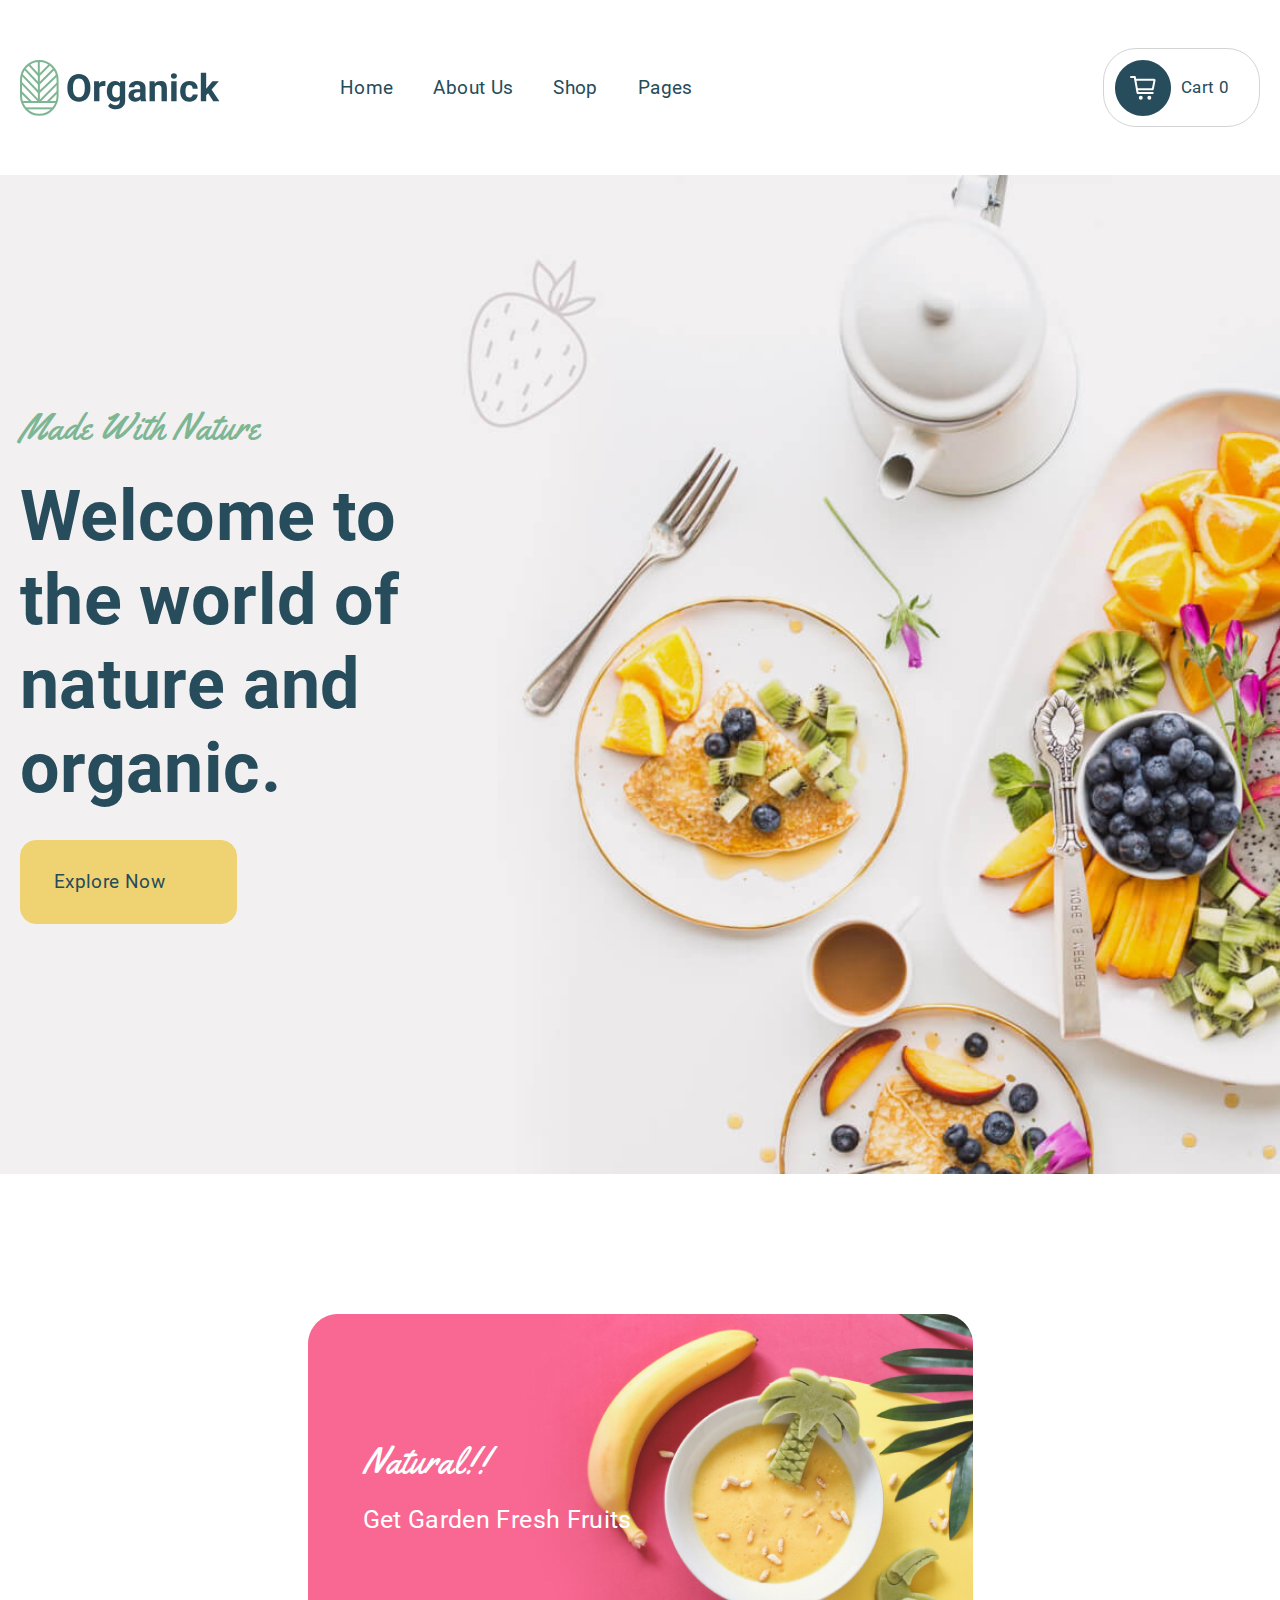
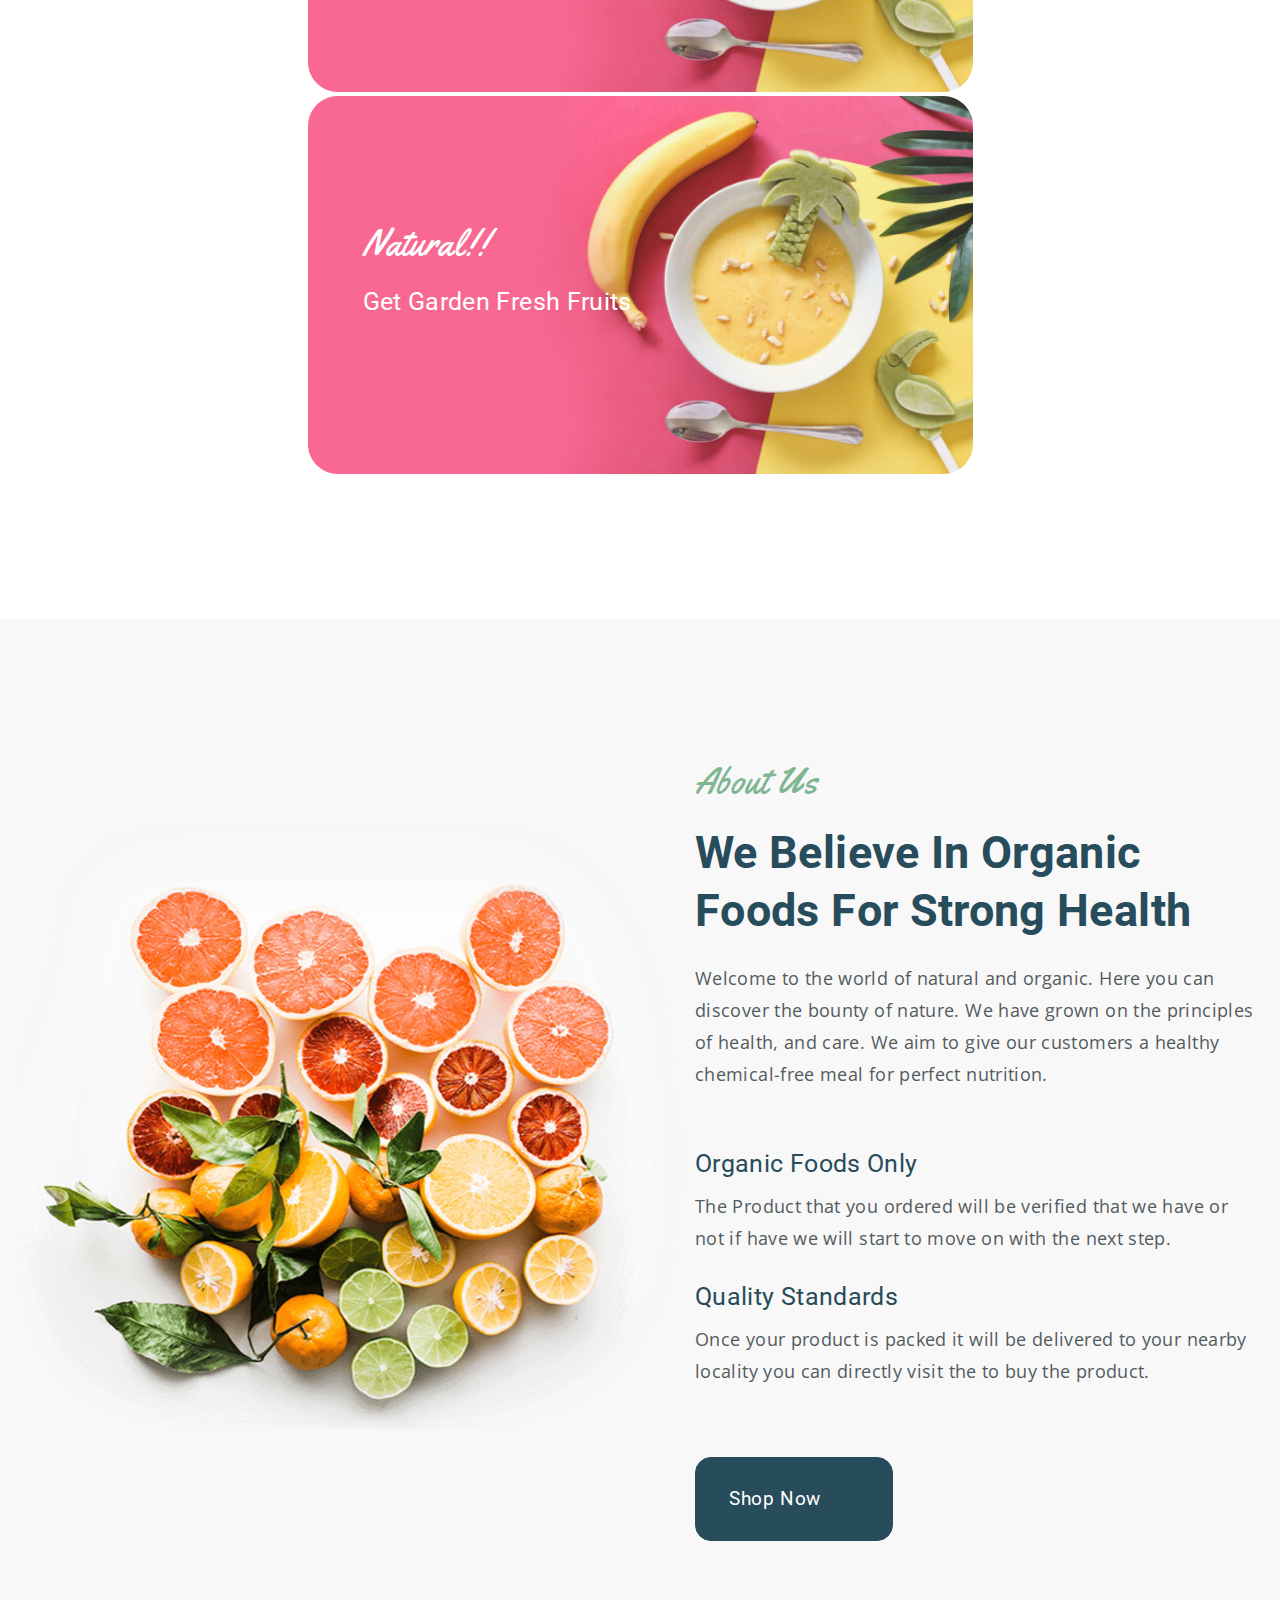
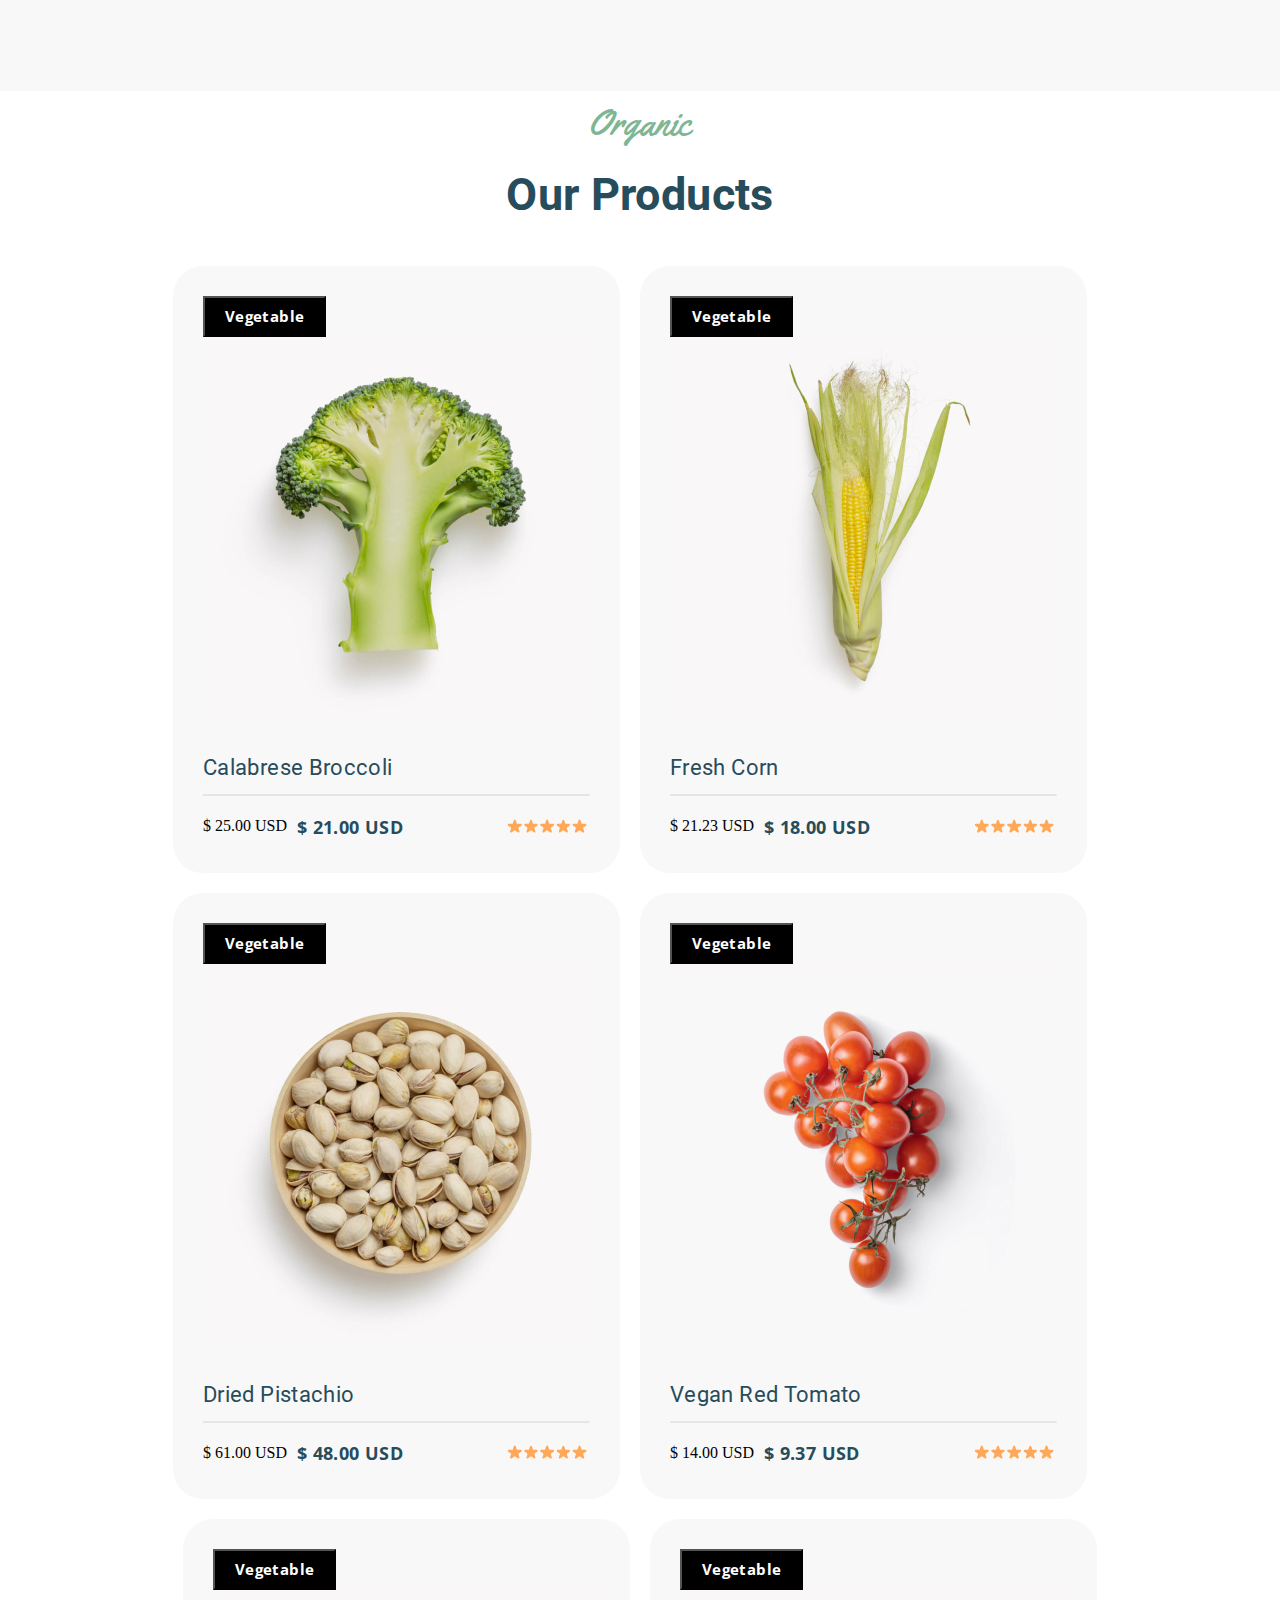
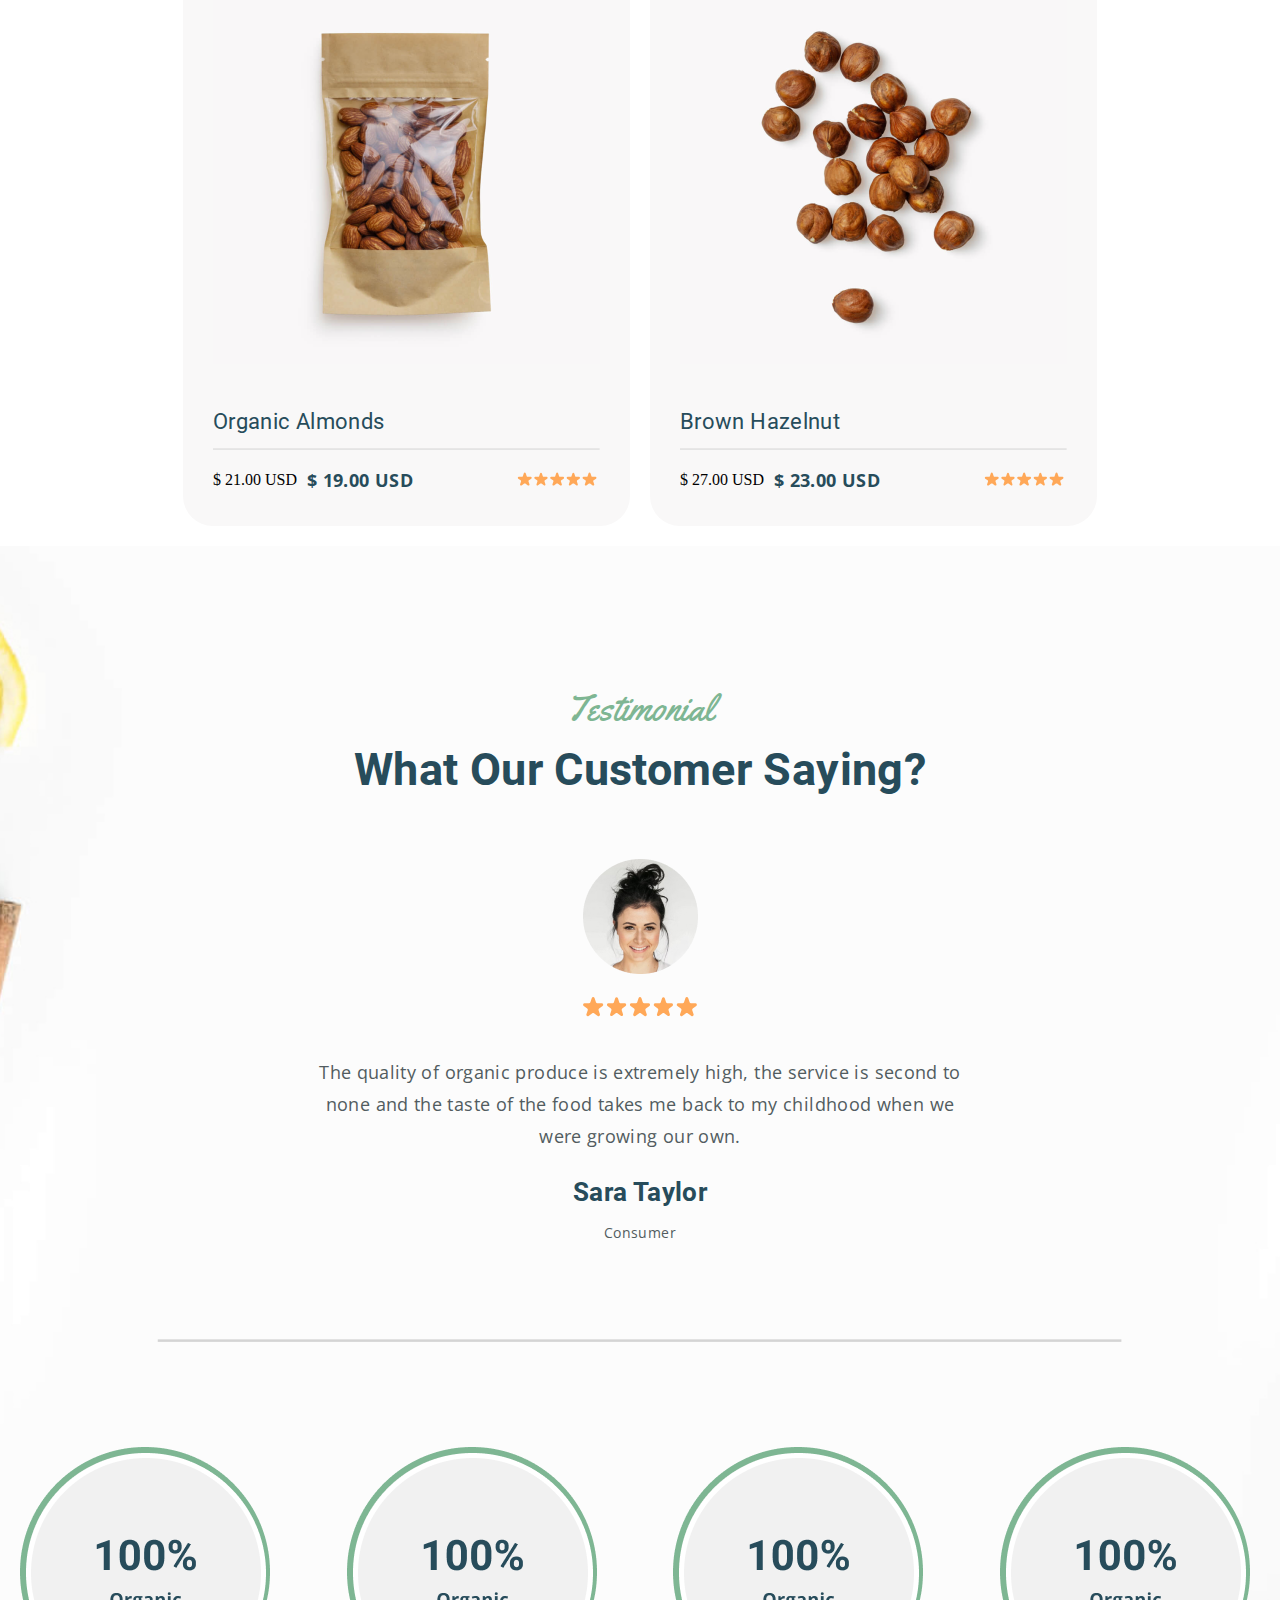
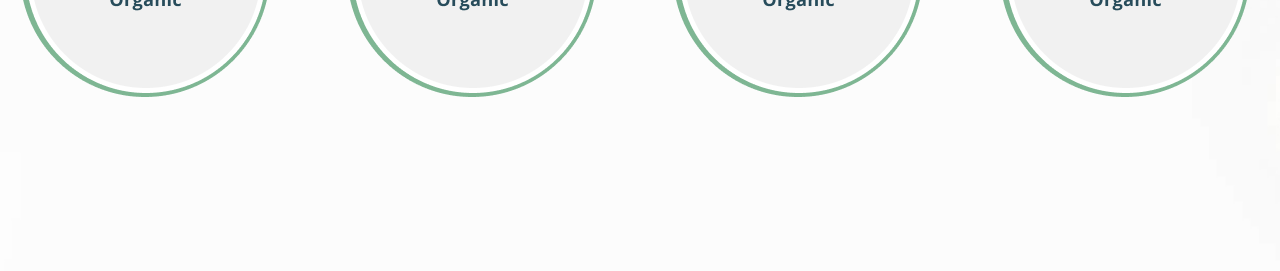
<file: index.html>
<!DOCTYPE html>
<html lang="en">
<head>
  <meta charset="UTF-8">
  <meta http-equiv="X-UA-Compatible" content="IE=edge">
  <meta name="viewport" content="width=device-width, initial-scale=1.0">
  <title>Dars-9</title>
  <link rel="preconnect" href="https://fonts.googleapis.com">
  <link rel="preconnect" href="https://fonts.gstatic.com" crossorigin>
  <link href="https://fonts.googleapis.com/css2?family=Yellowtail&display=swap" rel="stylesheet">
  <link rel="stylesheet" href="css/main.css">
</head>
<body>
  <!DOCTYPE html>
  <html lang="en">
  <head>
    <meta charset="UTF-8">
    <meta http-equiv="X-UA-Compatible" content="IE=edge">
    <meta name="viewport" content="width=device-width, initial-scale=1.0">
    <title>Document</title>
  </head>
  <body>
      <header class="site-header">
        <div class="site-header__wrap container">
          <div class="site-header__container">
            <img class="site-header__logo" src="img/site-logo.svg" alt="" width="200" height="56">
            <nav class="site-header__nav">
              <ul class="site-header__list">
                <li class="site-header__item">
                  <a href="" class="site-header__link">Home</a>
                </li>
                <li class="site-header__item">
                  <a href="" class="site-header__link">About Us</a>
                </li>
                <li class="site-header__item">
                  <a href="" class="site-header__link">Shop</a>
                </li>
                <li class="site-header__item">
                  <a href="" class="site-header__link">Pages</a>
                </li>
              </ul>
            </nav>
            </a>
          </div>
          <button class="site-header__hamburger-button">
            <img src="img/hamburger.svg" alt="" class="hamburger">
          </button>
          <a href="#" class="site-header__link-wrap">
            <img src="img/korzinka.svg" alt="" width="56" height="56">
            <p class="site-header__txt">Cart 0</p>
          </a>
        </div>
      </header>

      <main class="site-main">
        <section class="site-hero">
          <div class="site-hero__content container">
            <p class="site-header__title">Made with nature</p>
            <h2 class="site-hero__heading">Welcome to the world of nature and organic.</h2>
            <a href="#" class="site-hero__link">Explore Now</a>
          </div>
        </section>

        <section class="get">
          <h2 class="visually-hidden">get section</h2>
          <div class="get__container container">
            <ul class="get__list">
              <li class="get__item">
                <img class="get__img" src="img/freshfruitofget.jpg" alt="" width="665" height="378" >
                <div class="get__item-content">
                  <h3 class="get__title">Natural!!</h3>
                  <p class="get__txt">Get Garden Fresh Fruits</p>
                </div>
              </li>
              <li class="get__item">
                <img class="get__img" src="img/freshfruitofget.jpg" alt="" width="665" height="378" >
                <div class="get__item-content">
                  <h3 class="get__title">Natural!!</h3>
                  <p class="get__txt">Get Garden Fresh Fruits</p>
                </div>
              </li>
            </ul>
          </div>
        </section> 

        <section class="about-us">
          <div class="about-us__container container">
            <img class="about-us__img" src="img/oranges.svg" alt="" width="675" height="642" >
            <div class="about-us__content">
              <h4 class="about-us__title">About us</h4>
              <p class="about-us__heading">We Believe in Organic Foods For Strong Health</p>
              <p class="about-us__txt">Welcome to the world of natural and organic.
                 Here you can discover the bounty of nature. We have grown on the principles of health, 
                 and care. We aim to give our customers a healthy chemical-free meal for perfect nutrition.</p>
            <div class="about-us__information">
                <h5 class="about-us__information-heading">Organic Foods Only</h5>
                <p class="about-us__information-txt">The Product that you ordered will be verified that we have or not if have we will start to move on with the next step.</p>
              </div>
            <div class="about-us__information">
                <h5 class="about-us__information-heading">Quality Standards</h5>
                <p class="about-us__information-txt">Once your product is packed it will be delivered to your nearby locality you can directly visit the to buy the product.</p>
            </div>
            <a href="#" class="about-us__link">Shop Now</a>
            </div>
          </div>
        </section> 

        <section class="our-products">
          <div class="our-products__container container">
            <p class="our-products__title">Organic</p>
            <h6 class="our-products__heading">Our Products</h6>
            <ul class="our-products__list">
              <li class="our-products__item">
                <button class="our-products__item-submit" type="submit">Vegetable</button>
                <img class="our-products__img" src="img/brocoli.png" alt="" width="387" height="378">
                <div class="our-products__item-content">
                  <p class="our-products__name">Calabrese Broccoli</p>
                  <img class="our-products__rectangle" src="img/Rectangle.svg" alt="" width="387" height="1">
                  <div class="our-products__item-extrainformation-wrap">
                    <div class="prour-products__price-wrap">
                      <p class="our-products__price">$ 25.00 USD</p>
                      <p class="our-products__price--bold">$ 21.00 USD</p>
                    </div>
                    <img src="img/stars.svg" alt="">
                  </div>
                </div>
              </li>
              <li class="our-products__item">
                <button class="our-products__item-submit" type="submit">Vegetable</button>
                <img class="our-products__img" src="img/joxori.jpg" alt="" width="387" height="378">
                <div class="our-products__item-content">
                  <p class="our-products__name">Fresh Corn</p>
                  <img class="our-products__rectangle" src="img/Rectangle.svg" alt="" width="387" height="1">
                  <div class="our-products__item-extrainformation-wrap">
                    <div class="prour-products__price-wrap">
                      <p class="our-products__price">$ 21.23 USD</p>
                      <p class="our-products__price--bold">$ 18.00 USD</p>
                    </div>
                    <img src="img/stars.svg" alt="">
                  </div>
                </div>
              </li>
              <li class="our-products__item">
                <button class="our-products__item-submit" type="submit">Vegetable</button>
                <img class="our-products__img" src="img/chaqchuq.jpg" alt="" width="387" height="378">
                <div class="our-products__item-content">
                  <p class="our-products__name">Dried Pistachio</p>
                  <img class="our-products__rectangle" src="img/Rectangle.svg" alt="" width="387" height="1">
                  <div class="our-products__item-extrainformation-wrap">
                    <div class="prour-products__price-wrap">
                      <p class="our-products__price">$ 61.00 USD</p>
                      <p class="our-products__price--bold">$ 48.00 USD</p>
                    </div>
                    <img src="img/stars.svg" alt="">
                  </div>
                </div>
              </li>
              <li class="our-products__item">
                <button class="our-products__item-submit" type="submit">Vegetable</button>
                <img class="our-products__img" src="img/pamidor.jpg" alt="" width="387" height="378">
                <div class="our-products__item-content">
                  <p class="our-products__name">Vegan Red Tomato</p>
                  <img class="our-products__rectangle" src="img/Rectangle.svg" alt="" width="387" height="1">
                  <div class="our-products__item-extrainformation-wrap">
                    <div class="prour-products__price-wrap">
                      <p class="our-products__price">$ 14.00 USD</p>
                      <p class="our-products__price--bold">$ 9.37 USD</p>
                    </div>
                    <img src="img/stars.svg" alt="">
                  </div>
                </div>
              </li>
              <li class="our-products__item">
                <button class="our-products__item-submit" type="submit">Vegetable</button>
                <img class="our-products__img" src="img/uoakovka.png" alt="" width="387" height="378">
                <div class="our-products__item-content">
                  <p class="our-products__name">Organic Almonds</p>
                  <img class="our-products__rectangle" src="img/Rectangle.svg" alt="" width="387" height="1">
                  <div class="our-products__item-extrainformation-wrap">
                    <div class="prour-products__price-wrap">
                      <p class="our-products__price">$ 21.00 USD</p>
                      <p class="our-products__price--bold">$ 19.00 USD</p>
                    </div>
                    <img src="img/stars.svg" alt="">
                  </div>
                </div>
              </li>
              <li class="our-products__item">
                <button class="our-products__item-submit" type="submit">Vegetable</button>
                <img class="our-products__img" src="img/turwe.png" alt="" width="387" height="378">
                <div class="our-products__item-content">
                  <p class="our-products__name">Brown Hazelnut</p>
                  <img class="our-products__rectangle" src="img/Rectangle.svg" alt="" width="387" height="1">
                  <div class="our-products__item-extrainformation-wrap">
                    <div class="prour-products__price-wrap">
                      <p class="our-products__price">$ 27.00 USD</p>
                      <p class="our-products__price--bold">$ 23.00 USD</p>
                    </div>
                    <img src="img/stars.svg" alt="" width="85" height="19">
                  </div>
                </div>
              </li>
            </ul>
          </div>
        </section>

        <section class="testimonial">
          <div class="testimonial-container container">
            <div class="testimonial__content">
              <h6 class="testimonial__title">Testimonial</h6>
              <p class="testimonial__heading">What Our Customer Saying?</p>
              <img class="testimonial__img" src="img/girl.png" alt="" width="115" height="115">
              <img class="testimonial__mark" src="img/stars.svg" alt="" width="123" height="27">
              <p class="testimonials__txt">The quality of organic produce is extremely high, the service is second to none and the taste of the food
                takes me back to my childhood when we were growing our own.
              </p>
              <p class="testimonial__author">Sara Taylor</p>
              <p class="testimonial__author-about">Consumer</p>
              <img class="testimonial__rectangle" src="img/Rectangle.svg" alt="" width="966" height="2">
            </div>
            <ul class="testimonial__list">
              <li class="testimonial__item">
                <img src="img/first.png" alt="" width="250" height="250">
              </li>
              <li class="testimonial__item">
                <img src="img/first.png" alt="" width="250" height="250">
              </li>
              <li class="testimonial__item">
                <img src="img/first.png" alt="" width="250" height="250">
              </li>
              <li class="testimonial__item">
                <img src="img/first.png" alt="" width="250" height="250">
              </li>
            </ul>
          </div>
        </section>
      </main>
           

  </body>
  </html>
</body>
</html>
</file>
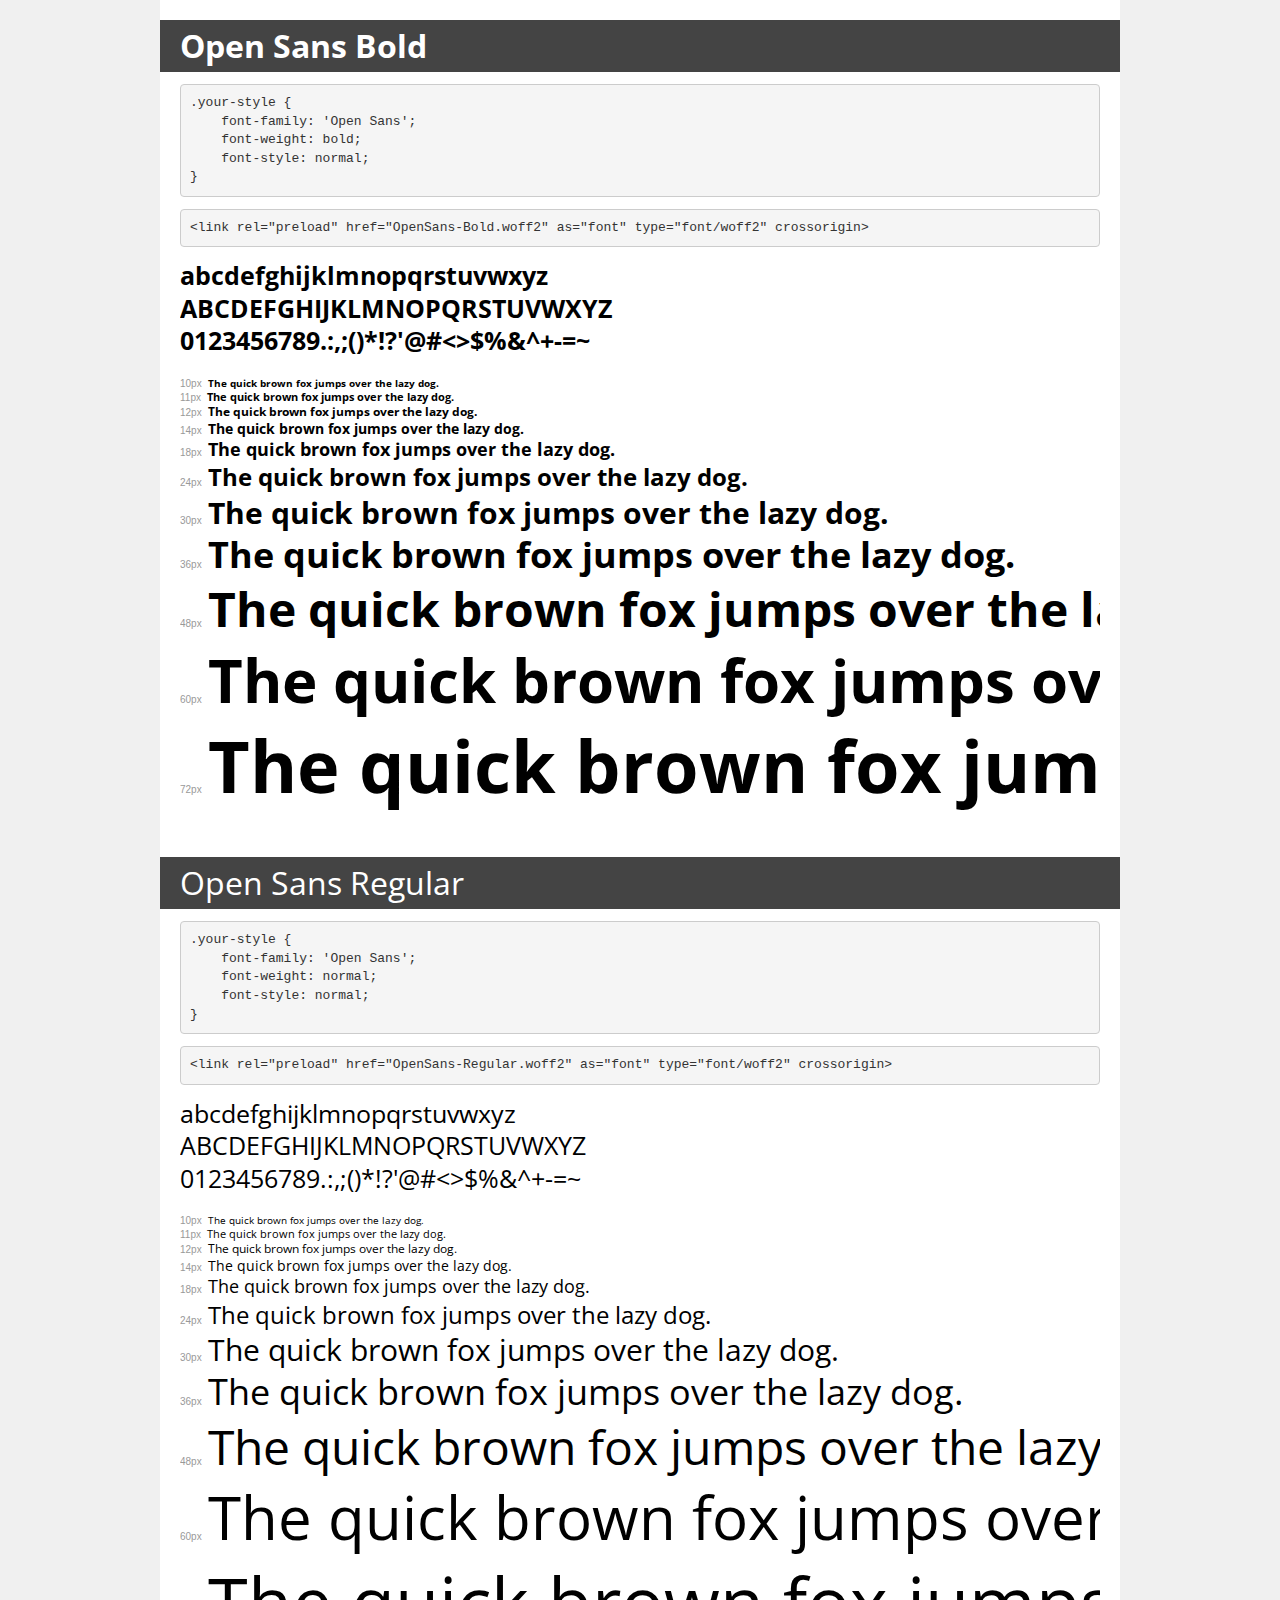
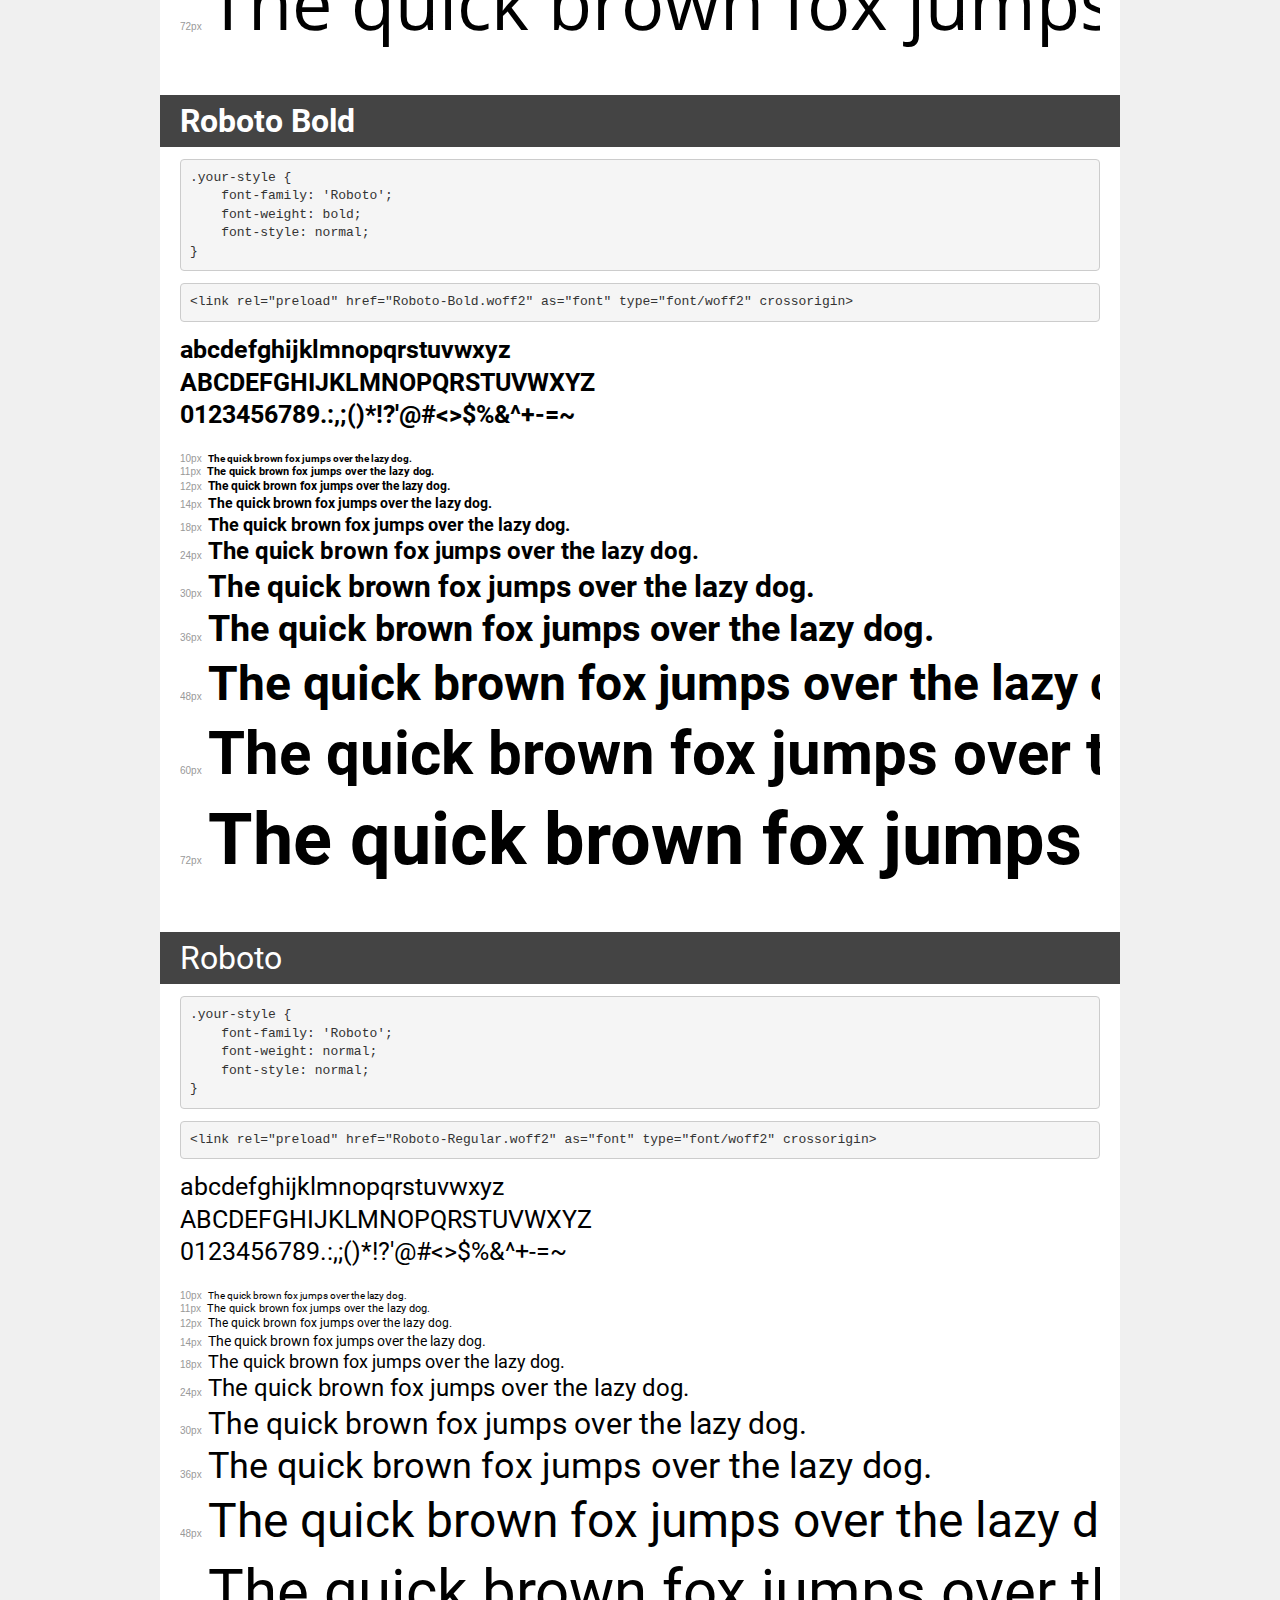
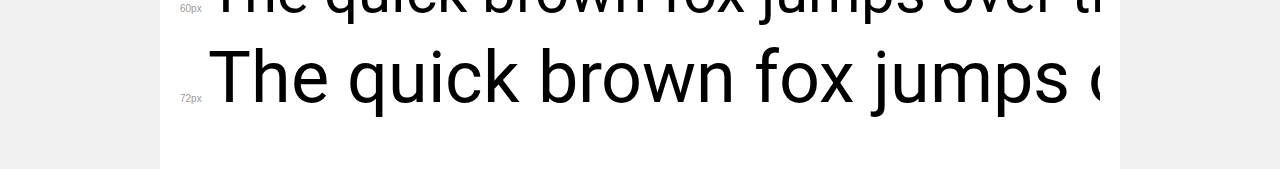
<file: fonts/demo.html>
<!DOCTYPE html>
<html lang="en">
<head>
    <meta charset="utf-8">
    <meta http-equiv="X-UA-Compatible" content="IE=edge">
    <meta name="viewport" content="width=device-width, initial-scale=1">
    <meta name="robots" content="noindex, noarchive">
    <meta name="format-detection" content="telephone=no">
    <title>Transfonter demo</title>
    <link href="stylesheet.css" rel="stylesheet">
    <style>
        /*
        http://meyerweb.com/eric/tools/css/reset/
        v2.0 | 20110126
        License: none (public domain)
        */
        html, body, div, span, applet, object, iframe,
        h1, h2, h3, h4, h5, h6, p, blockquote, pre,
        a, abbr, acronym, address, big, cite, code,
        del, dfn, em, img, ins, kbd, q, s, samp,
        small, strike, strong, sub, sup, tt, var,
        b, u, i, center,
        dl, dt, dd, ol, ul, li,
        fieldset, form, label, legend,
        table, caption, tbody, tfoot, thead, tr, th, td,
        article, aside, canvas, details, embed,
        figure, figcaption, footer, header, hgroup,
        menu, nav, output, ruby, section, summary,
        time, mark, audio, video {
            margin: 0;
            padding: 0;
            border: 0;
            font-size: 100%;
            font: inherit;
            vertical-align: baseline;
        }
        /* HTML5 display-role reset for older browsers */
        article, aside, details, figcaption, figure,
        footer, header, hgroup, menu, nav, section {
            display: block;
        }
        body {
            line-height: 1;
        }
        ol, ul {
            list-style: none;
        }
        blockquote, q {
            quotes: none;
        }
        blockquote:before, blockquote:after,
        q:before, q:after {
            content: '';
            content: none;
        }
        table {
            border-collapse: collapse;
            border-spacing: 0;
        }
        /* demo styles */
        body {
            background: #f0f0f0;
            color: #000;
        }
        .page {
            background: #fff;
            width: 920px;
            margin: 0 auto;
            padding: 20px 20px 0 20px;
            overflow: hidden;
        }
        .font-container {
            overflow-x: auto;
            overflow-y: hidden;
            margin-bottom: 40px;
            line-height: 1.3;
            white-space: nowrap;
            padding-bottom: 5px;
        }
        h1 {
            position: relative;
            background: #444;
            font-size: 32px;
            color: #fff;
            padding: 10px 20px;
            margin: 0 -20px 12px -20px;
        }
        .letters {
            font-size: 25px;
            margin-bottom: 20px;
        }
        .s10:before {
            content: '10px';
        }
        .s11:before {
            content: '11px';
        }
        .s12:before {
            content: '12px';
        }
        .s14:before {
            content: '14px';
        }
        .s18:before {
            content: '18px';
        }
        .s24:before {
            content: '24px';
        }
        .s30:before {
            content: '30px';
        }
        .s36:before {
            content: '36px';
        }
        .s48:before {
            content: '48px';
        }
        .s60:before {
            content: '60px';
        }
        .s72:before {
            content: '72px';
        }
        .s10:before, .s11:before, .s12:before, .s14:before,
        .s18:before, .s24:before, .s30:before, .s36:before,
        .s48:before, .s60:before, .s72:before {
            font-family: Arial, sans-serif;
            font-size: 10px;
            font-weight: normal;
            font-style: normal;
            color: #999;
            padding-right: 6px;
        }
        pre {
            display: block;
            padding: 9px;
            margin: 0 0 12px;
            font-family: Monaco, Menlo, Consolas, "Courier New", monospace;
            font-size: 13px;
            line-height: 1.428571429;
            color: #333;
            font-weight: normal;
            font-style: normal;
            background-color: #f5f5f5;
            border: 1px solid #ccc;
            overflow-x: auto;
            border-radius: 4px;
        }
        /* responsive */
        @media (max-width: 959px) {
            .page {
                width: auto;
                margin: 0;
            }
        }
    </style>
</head>
<body>
<div class="page">
    <div class="demo">
        <h1 style="font-family: 'Open Sans'; font-weight: bold; font-style: normal;">Open Sans Bold</h1>
        <pre title="Usage">.your-style {
    font-family: 'Open Sans';
    font-weight: bold;
    font-style: normal;
}</pre>
        <pre title="Preload (optional)">
&lt;link rel=&quot;preload&quot; href=&quot;OpenSans-Bold.woff2&quot; as=&quot;font&quot; type=&quot;font/woff2&quot; crossorigin&gt;</pre>
        <div class="font-container" style="font-family: 'Open Sans'; font-weight: bold; font-style: normal;">
            <p class="letters">
                abcdefghijklmnopqrstuvwxyz<br>
ABCDEFGHIJKLMNOPQRSTUVWXYZ<br>
                0123456789.:,;()*!?'@#&lt;&gt;$%&^+-=~
            </p>
            <p class="s10" style="font-size: 10px;">The quick brown fox jumps over the lazy dog.</p>
            <p class="s11" style="font-size: 11px;">The quick brown fox jumps over the lazy dog.</p>
            <p class="s12" style="font-size: 12px;">The quick brown fox jumps over the lazy dog.</p>
            <p class="s14" style="font-size: 14px;">The quick brown fox jumps over the lazy dog.</p>
            <p class="s18" style="font-size: 18px;">The quick brown fox jumps over the lazy dog.</p>
            <p class="s24" style="font-size: 24px;">The quick brown fox jumps over the lazy dog.</p>
            <p class="s30" style="font-size: 30px;">The quick brown fox jumps over the lazy dog.</p>
            <p class="s36" style="font-size: 36px;">The quick brown fox jumps over the lazy dog.</p>
            <p class="s48" style="font-size: 48px;">The quick brown fox jumps over the lazy dog.</p>
            <p class="s60" style="font-size: 60px;">The quick brown fox jumps over the lazy dog.</p>
            <p class="s72" style="font-size: 72px;">The quick brown fox jumps over the lazy dog.</p>
        </div>
    </div>

    <div class="demo">
        <h1 style="font-family: 'Open Sans'; font-weight: normal; font-style: normal;">Open Sans Regular</h1>
        <pre title="Usage">.your-style {
    font-family: 'Open Sans';
    font-weight: normal;
    font-style: normal;
}</pre>
        <pre title="Preload (optional)">
&lt;link rel=&quot;preload&quot; href=&quot;OpenSans-Regular.woff2&quot; as=&quot;font&quot; type=&quot;font/woff2&quot; crossorigin&gt;</pre>
        <div class="font-container" style="font-family: 'Open Sans'; font-weight: normal; font-style: normal;">
            <p class="letters">
                abcdefghijklmnopqrstuvwxyz<br>
ABCDEFGHIJKLMNOPQRSTUVWXYZ<br>
                0123456789.:,;()*!?'@#&lt;&gt;$%&^+-=~
            </p>
            <p class="s10" style="font-size: 10px;">The quick brown fox jumps over the lazy dog.</p>
            <p class="s11" style="font-size: 11px;">The quick brown fox jumps over the lazy dog.</p>
            <p class="s12" style="font-size: 12px;">The quick brown fox jumps over the lazy dog.</p>
            <p class="s14" style="font-size: 14px;">The quick brown fox jumps over the lazy dog.</p>
            <p class="s18" style="font-size: 18px;">The quick brown fox jumps over the lazy dog.</p>
            <p class="s24" style="font-size: 24px;">The quick brown fox jumps over the lazy dog.</p>
            <p class="s30" style="font-size: 30px;">The quick brown fox jumps over the lazy dog.</p>
            <p class="s36" style="font-size: 36px;">The quick brown fox jumps over the lazy dog.</p>
            <p class="s48" style="font-size: 48px;">The quick brown fox jumps over the lazy dog.</p>
            <p class="s60" style="font-size: 60px;">The quick brown fox jumps over the lazy dog.</p>
            <p class="s72" style="font-size: 72px;">The quick brown fox jumps over the lazy dog.</p>
        </div>
    </div>

    <div class="demo">
        <h1 style="font-family: 'Roboto'; font-weight: bold; font-style: normal;">Roboto Bold</h1>
        <pre title="Usage">.your-style {
    font-family: 'Roboto';
    font-weight: bold;
    font-style: normal;
}</pre>
        <pre title="Preload (optional)">
&lt;link rel=&quot;preload&quot; href=&quot;Roboto-Bold.woff2&quot; as=&quot;font&quot; type=&quot;font/woff2&quot; crossorigin&gt;</pre>
        <div class="font-container" style="font-family: 'Roboto'; font-weight: bold; font-style: normal;">
            <p class="letters">
                abcdefghijklmnopqrstuvwxyz<br>
ABCDEFGHIJKLMNOPQRSTUVWXYZ<br>
                0123456789.:,;()*!?'@#&lt;&gt;$%&^+-=~
            </p>
            <p class="s10" style="font-size: 10px;">The quick brown fox jumps over the lazy dog.</p>
            <p class="s11" style="font-size: 11px;">The quick brown fox jumps over the lazy dog.</p>
            <p class="s12" style="font-size: 12px;">The quick brown fox jumps over the lazy dog.</p>
            <p class="s14" style="font-size: 14px;">The quick brown fox jumps over the lazy dog.</p>
            <p class="s18" style="font-size: 18px;">The quick brown fox jumps over the lazy dog.</p>
            <p class="s24" style="font-size: 24px;">The quick brown fox jumps over the lazy dog.</p>
            <p class="s30" style="font-size: 30px;">The quick brown fox jumps over the lazy dog.</p>
            <p class="s36" style="font-size: 36px;">The quick brown fox jumps over the lazy dog.</p>
            <p class="s48" style="font-size: 48px;">The quick brown fox jumps over the lazy dog.</p>
            <p class="s60" style="font-size: 60px;">The quick brown fox jumps over the lazy dog.</p>
            <p class="s72" style="font-size: 72px;">The quick brown fox jumps over the lazy dog.</p>
        </div>
    </div>

    <div class="demo">
        <h1 style="font-family: 'Roboto'; font-weight: normal; font-style: normal;">Roboto</h1>
        <pre title="Usage">.your-style {
    font-family: 'Roboto';
    font-weight: normal;
    font-style: normal;
}</pre>
        <pre title="Preload (optional)">
&lt;link rel=&quot;preload&quot; href=&quot;Roboto-Regular.woff2&quot; as=&quot;font&quot; type=&quot;font/woff2&quot; crossorigin&gt;</pre>
        <div class="font-container" style="font-family: 'Roboto'; font-weight: normal; font-style: normal;">
            <p class="letters">
                abcdefghijklmnopqrstuvwxyz<br>
ABCDEFGHIJKLMNOPQRSTUVWXYZ<br>
                0123456789.:,;()*!?'@#&lt;&gt;$%&^+-=~
            </p>
            <p class="s10" style="font-size: 10px;">The quick brown fox jumps over the lazy dog.</p>
            <p class="s11" style="font-size: 11px;">The quick brown fox jumps over the lazy dog.</p>
            <p class="s12" style="font-size: 12px;">The quick brown fox jumps over the lazy dog.</p>
            <p class="s14" style="font-size: 14px;">The quick brown fox jumps over the lazy dog.</p>
            <p class="s18" style="font-size: 18px;">The quick brown fox jumps over the lazy dog.</p>
            <p class="s24" style="font-size: 24px;">The quick brown fox jumps over the lazy dog.</p>
            <p class="s30" style="font-size: 30px;">The quick brown fox jumps over the lazy dog.</p>
            <p class="s36" style="font-size: 36px;">The quick brown fox jumps over the lazy dog.</p>
            <p class="s48" style="font-size: 48px;">The quick brown fox jumps over the lazy dog.</p>
            <p class="s60" style="font-size: 60px;">The quick brown fox jumps over the lazy dog.</p>
            <p class="s72" style="font-size: 72px;">The quick brown fox jumps over the lazy dog.</p>
        </div>
    </div>

</div>
</body>
</html>
</file>
<file: fonts/stylesheet.css>
@font-face {
    font-family: 'Open Sans';
    src: url('OpenSans-Bold.woff2') format('woff2'),
        url('OpenSans-Bold.woff') format('woff');
    font-weight: bold;
    font-style: normal;
    font-display: swap;
}

@font-face {
    font-family: 'Open Sans';
    src: url('OpenSans-Regular.woff2') format('woff2'),
        url('OpenSans-Regular.woff') format('woff');
    font-weight: normal;
    font-style: normal;
    font-display: swap;
}

@font-face {
    font-family: 'Roboto';
    src: url('Roboto-Bold.woff2') format('woff2'),
        url('Roboto-Bold.woff') format('woff');
    font-weight: bold;
    font-style: normal;
    font-display: swap;
}

@font-face {
    font-family: 'Roboto';
    src: url('Roboto-Regular.woff2') format('woff2'),
        url('Roboto-Regular.woff') format('woff');
    font-weight: normal;
    font-style: normal;
    font-display: swap;
}
</file>
<file: css/main.css>
/*! normalize.css v8.0.1 | MIT License | github.com/necolas/normalize.css */
/* Document
   ========================================================================== */
/**
 * 1. Correct the line height in all browsers.
 * 2. Prevent adjustments of font size after orientation changes in iOS.
 */
html {
  line-height: 1.15;
  /* 1 */
  -webkit-text-size-adjust: 100%;
  /* 2 */
}

/* Sections
   ========================================================================== */
/**
 * Remove the margin in all browsers.
 */
body {
  margin: 0;
}

/**
 * Render the `main` element consistently in IE.
 */
main {
  display: block;
}

/**
 * Correct the font size and margin on `h1` elements within `section` and
 * `article` contexts in Chrome, Firefox, and Safari.
 */
h1 {
  font-size: 2em;
  margin: 0.67em 0;
}

/* Grouping content
   ========================================================================== */
/**
 * 1. Add the correct box sizing in Firefox.
 * 2. Show the overflow in Edge and IE.
 */
hr {
  -webkit-box-sizing: content-box;
          box-sizing: content-box;
  /* 1 */
  height: 0;
  /* 1 */
  overflow: visible;
  /* 2 */
}

/**
 * 1. Correct the inheritance and scaling of font size in all browsers.
 * 2. Correct the odd `em` font sizing in all browsers.
 */
pre {
  font-family: monospace, monospace;
  /* 1 */
  font-size: 1em;
  /* 2 */
}

/* Text-level semantics
   ========================================================================== */
/**
 * Remove the gray background on active links in IE 10.
 */
a {
  background-color: transparent;
}

/**
 * 1. Remove the bottom border in Chrome 57-
 * 2. Add the correct text decoration in Chrome, Edge, IE, Opera, and Safari.
 */
abbr[title] {
  border-bottom: none;
  /* 1 */
  text-decoration: underline;
  /* 2 */
  -webkit-text-decoration: underline dotted;
          text-decoration: underline dotted;
  /* 2 */
}

/**
 * Add the correct font weight in Chrome, Edge, and Safari.
 */
b,
strong {
  font-weight: bolder;
}

/**
 * 1. Correct the inheritance and scaling of font size in all browsers.
 * 2. Correct the odd `em` font sizing in all browsers.
 */
code,
kbd,
samp {
  font-family: monospace, monospace;
  /* 1 */
  font-size: 1em;
  /* 2 */
}

/**
 * Add the correct font size in all browsers.
 */
small {
  font-size: 80%;
}

/**
 * Prevent `sub` and `sup` elements from affecting the line height in
 * all browsers.
 */
sub,
sup {
  font-size: 75%;
  line-height: 0;
  position: relative;
  vertical-align: baseline;
}

sub {
  bottom: -0.25em;
}

sup {
  top: -0.5em;
}

/* Embedded content
   ========================================================================== */
/**
 * Remove the border on images inside links in IE 10.
 */
img {
  border-style: none;
}

/* Forms
   ========================================================================== */
/**
 * 1. Change the font styles in all browsers.
 * 2. Remove the margin in Firefox and Safari.
 */
button,
input,
optgroup,
select,
textarea {
  font-family: inherit;
  /* 1 */
  font-size: 100%;
  /* 1 */
  line-height: 1.15;
  /* 1 */
  margin: 0;
  /* 2 */
}

/**
 * Show the overflow in IE.
 * 1. Show the overflow in Edge.
 */
button,
input {
  /* 1 */
  overflow: visible;
}

/**
 * Remove the inheritance of text transform in Edge, Firefox, and IE.
 * 1. Remove the inheritance of text transform in Firefox.
 */
button,
select {
  /* 1 */
  text-transform: none;
}

/**
 * Correct the inability to style clickable types in iOS and Safari.
 */
button,
[type="button"],
[type="reset"],
[type="submit"] {
  -webkit-appearance: button;
}

/**
 * Remove the inner border and padding in Firefox.
 */
button::-moz-focus-inner,
[type="button"]::-moz-focus-inner,
[type="reset"]::-moz-focus-inner,
[type="submit"]::-moz-focus-inner {
  border-style: none;
  padding: 0;
}

/**
 * Restore the focus styles unset by the previous rule.
 */
button:-moz-focusring,
[type="button"]:-moz-focusring,
[type="reset"]:-moz-focusring,
[type="submit"]:-moz-focusring {
  outline: 1px dotted ButtonText;
}

/**
 * Correct the padding in Firefox.
 */
fieldset {
  padding: 0.35em 0.75em 0.625em;
}

/**
 * 1. Correct the text wrapping in Edge and IE.
 * 2. Correct the color inheritance from `fieldset` elements in IE.
 * 3. Remove the padding so developers are not caught out when they zero out
 *    `fieldset` elements in all browsers.
 */
legend {
  -webkit-box-sizing: border-box;
          box-sizing: border-box;
  /* 1 */
  color: inherit;
  /* 2 */
  display: table;
  /* 1 */
  max-width: 100%;
  /* 1 */
  padding: 0;
  /* 3 */
  white-space: normal;
  /* 1 */
}

/**
 * Add the correct vertical alignment in Chrome, Firefox, and Opera.
 */
progress {
  vertical-align: baseline;
}

/**
 * Remove the default vertical scrollbar in IE 10+.
 */
textarea {
  overflow: auto;
}

/**
 * 1. Add the correct box sizing in IE 10.
 * 2. Remove the padding in IE 10.
 */
[type="checkbox"],
[type="radio"] {
  -webkit-box-sizing: border-box;
          box-sizing: border-box;
  /* 1 */
  padding: 0;
  /* 2 */
}

/**
 * Correct the cursor style of increment and decrement buttons in Chrome.
 */
[type="number"]::-webkit-inner-spin-button,
[type="number"]::-webkit-outer-spin-button {
  height: auto;
}

/**
 * 1. Correct the odd appearance in Chrome and Safari.
 * 2. Correct the outline style in Safari.
 */
[type="search"] {
  -webkit-appearance: textfield;
  /* 1 */
  outline-offset: -2px;
  /* 2 */
}

/**
 * Remove the inner padding in Chrome and Safari on macOS.
 */
[type="search"]::-webkit-search-decoration {
  -webkit-appearance: none;
}

/**
 * 1. Correct the inability to style clickable types in iOS and Safari.
 * 2. Change font properties to `inherit` in Safari.
 */
::-webkit-file-upload-button {
  -webkit-appearance: button;
  /* 1 */
  font: inherit;
  /* 2 */
}

/* Interactive
   ========================================================================== */
/*
 * Add the correct display in Edge, IE 10+, and Firefox.
 */
details {
  display: block;
}

/*
 * Add the correct display in all browsers.
 */
summary {
  display: list-item;
}

/* Misc
   ========================================================================== */
/**
 * Add the correct display in IE 10+.
 */
template {
  display: none;
}

/**
 * Add the correct display in IE 10.
 */
[hidden] {
  display: none;
}

/* FONTS */
@font-face {
  font-family: 'Open Sans';
  src: url("/fonts/OpenSans-Bold.woff2") format("woff2"), url("/fonts/OpenSans-Bold.woff") format("woff");
  font-weight: bold;
  font-style: normal;
  font-display: swap;
}

@font-face {
  font-family: 'Open Sans';
  src: url("/fonts/OpenSans-Regular.woff2") format("woff2"), url("/fonts/OpenSans-Regular.woff") format("woff");
  font-weight: normal;
  font-style: normal;
  font-display: swap;
}

@font-face {
  font-family: 'Roboto';
  src: url("/fonts/Roboto-Bold.woff2") format("woff2"), url("/fonts/Roboto-Bold.woff") format("woff");
  font-weight: bold;
  font-style: normal;
  font-display: swap;
}

@font-face {
  font-family: 'Roboto';
  src: url("/fonts/Roboto-Regular.woff2") format("woff2"), url("/fonts/Roboto-Regular.woff") format("woff");
  font-weight: normal;
  font-style: normal;
  font-display: swap;
}

/* GENERAL */
html {
  -webkit-box-sizing: border-box;
          box-sizing: border-box;
  height: 100%;
  scroll-behavior: smooth;
}

*,
*::before,
*::after {
  -webkit-box-sizing: inherit;
          box-sizing: inherit;
}

body {
  display: -webkit-box;
  display: -ms-flexbox;
  display: flex;
  -webkit-box-orient: vertical;
  -webkit-box-direction: normal;
      -ms-flex-direction: column;
          flex-direction: column;
  height: 100%;
  padding: 0;
  margin: 0;
  overflow-x: hidden;
  font-family: 'Open Sans', 'Roboto' 'Yellowtail', sans-serif;
  background-color: #fff;
}

img {
  max-width: 100%;
  height: auto;
}

/*CONTAINER*/
.container {
  width: 100%;
  max-width: 1420px;
  margin: 0 auto;
  padding-left: 20px;
  padding-right: 20px;
}

/* VISUALLY-HIDDEN */
.visually-hidden {
  position: absolute;
  width: 1px;
  height: 1px;
  margin: -1px;
  border: 0;
  padding: 0;
  clip: rect(0 0 0 0);
  overflow: hidden;
}

.site-header {
  padding-top: 48px;
  padding-bottom: 48px;
}

.site-header__wrap {
  display: -webkit-box;
  display: -ms-flexbox;
  display: flex;
  -webkit-box-pack: justify;
      -ms-flex-pack: justify;
          justify-content: space-between;
  -webkit-box-align: center;
      -ms-flex-align: center;
          align-items: center;
}

.site-header__container {
  display: -webkit-box;
  display: -ms-flexbox;
  display: flex;
  -webkit-box-align: center;
      -ms-flex-align: center;
          align-items: center;
  -webkit-box-pack: justify;
      -ms-flex-pack: justify;
          justify-content: space-between;
}

.site-header__nav {
  margin-left: 120px;
}

.site-header__list {
  display: -webkit-box;
  display: -ms-flexbox;
  display: flex;
  margin: 0;
  padding: 0;
  list-style: none;
}

.site-header__item:not(:last-child) {
  margin-right: 40px;
}

.site-header__link {
  font-family: "Roboto", sans-serif;
  text-decoration: none;
  -webkit-box-align: center;
      -ms-flex-align: center;
          align-items: center;
  font-family: "Roboto", sans-serif;
  font-style: normal;
  font-weight: 400;
  font-size: 19px;
  line-height: 32px;
  letter-spacing: 0.36px;
  color: #274C5B;
}

.site-header__link-wrap {
  display: -webkit-box;
  display: -ms-flexbox;
  display: flex;
  -webkit-box-align: center;
      -ms-flex-align: center;
          align-items: center;
  border: 1px solid #D4D4D4;
  -webkit-box-sizing: border-box;
          box-sizing: border-box;
  border-radius: 33px;
  padding-top: 7px;
  padding-bottom: 7px;
  padding-left: 11px;
  padding-right: 30px;
  font-family: "Roboto", sans-serif;
  font-style: normal;
  font-weight: 400;
  font-size: 17px;
  line-height: 29px;
  letter-spacing: 0.36px;
  color: #274C5B;
  text-decoration: none;
}

.site-header__txt {
  margin-left: 10px;
}

.site-header__hamburger-button {
  display: none;
}

@media only screen and (max-width: 954px) {
  .site-header__logo {
    width: 160px;
  }
  .site-header__nav {
    margin-left: 50px;
  }
  .site-header__item:not(:last-child) {
    margin-right: 25px;
  }
  .site-header__link {
    font-size: 15px;
    line-height: 27px;
  }
}

@media only screen and (max-width: 690px) {
  .site-header__nav {
    display: none;
  }
  .site-header__link-wrap {
    display: none;
  }
  .site-header__hamburger-button {
    display: block;
    padding: 2px;
    height: 20px;
  }
}

.site-hero {
  padding-top: 220px;
  padding-bottom: 250px;
  background-image: url(/img/hero-back.svg);
  background-position: center;
  background-repeat: no-repeat;
  background-size: cover;
}

.site-header__title {
  font-family: "Yellowtail";
  font-style: normal;
  font-weight: 400;
  font-size: 36px;
  line-height: 65px;
  letter-spacing: 0.36px;
  text-transform: capitalize;
  color: #7EB693;
  margin: 0;
  margin-bottom: 14px;
}

.site-hero__heading {
  font-family: "Roboto", sans-serif;
  font-style: normal;
  font-weight: 700;
  font-size: 70px;
  line-height: 84px;
  letter-spacing: 0.36px;
  color: #274C5B;
  margin: 0;
  margin-bottom: 30px;
  max-width: 494px;
}

.site-hero__link {
  font-family: "Roboto", sans-serif;
  display: inline-block;
  margin: 0;
  padding: 25px 71px 25px 33px;
  background: #EFD372;
  border: 1px solid #EFD372;
  border-radius: 16px;
  text-decoration: none;
  font-style: normal;
  font-weight: 400;
  font-size: 19px;
  line-height: 32px;
  letter-spacing: 0.36px;
  text-transform: capitalize;
  color: #274C5B;
}

@media only screen and (max-width: 768px) {
  .site-hero {
    padding-top: 50px;
    padding-bottom: 50px;
  }
  .site-hero__content {
    display: -webkit-box;
    display: -ms-flexbox;
    display: flex;
    -webkit-box-orient: vertical;
    -webkit-box-direction: normal;
        -ms-flex-direction: column;
            flex-direction: column;
    margin: 0 auto;
  }
  .site-hero__heading {
    max-width: 300px;
    font-size: 45px;
    line-height: 70px;
  }
  .site-hero__link {
    max-width: 219px;
    padding: 20px;
    padding-right: 5px;
    margin: 0;
  }
}

.get {
  margin-top: 140px;
  margin-bottom: 140px;
}

.get__list {
  display: -webkit-box;
  display: -ms-flexbox;
  display: flex;
  margin: 0;
  padding: 0;
  list-style: none;
  -webkit-box-pack: justify;
      -ms-flex-pack: justify;
          justify-content: space-between;
  -ms-flex-wrap: wrap;
      flex-wrap: wrap;
}

.get__item {
  position: relative;
  max-width: 665px;
}

.get__item-content {
  position: absolute;
  top: 30%;
  left: 55px;
}

.get__title {
  font-family: "Yellowtail";
  font-style: normal;
  font-weight: 400;
  font-size: 36px;
  line-height: 65px;
  letter-spacing: 0.36px;
  color: #FFFFFF;
  margin: 0;
}

.get__txt {
  font-family: "Roboto", sans-serif;
  max-width: 311px;
  margin: 0;
  font-style: normal;
  font-weight: 400;
  font-size: 40px;
  line-height: 52px;
  letter-spacing: 0.36px;
  color: #FFFFFF;
}

@media only screen and (max-width: 1373px) {
  .get__list {
    -webkit-box-orient: vertical;
    -webkit-box-direction: normal;
        -ms-flex-direction: column;
            flex-direction: column;
    -webkit-box-align: center;
        -ms-flex-align: center;
            align-items: center;
  }
  .get__txt {
    font-size: 25px;
  }
}

@media only screen and (max-width: 389px) {
  .get__title {
    font-size: 30px;
    line-height: 50px;
  }
  .get__item-content {
    top: 10%;
  }
  .get__txt {
    font-size: 15px;
  }
}

.about-us {
  padding-top: 130px;
  padding-bottom: 150px;
  background-color: #F9F8F8;
}

.about-us__container {
  display: -webkit-box;
  display: -ms-flexbox;
  display: flex;
  -webkit-box-align: center;
      -ms-flex-align: center;
          align-items: center;
}

.about-us__title {
  font-family: "Yellowtail";
  font-style: normal;
  font-weight: 400;
  font-size: 36px;
  line-height: 65px;
  letter-spacing: 0.36px;
  text-transform: capitalize;
  color: #7EB693;
  margin: 0;
  margin-bottom: 10px;
}

.about-us__heading {
  font-family: "Roboto", sans-serif;
  max-width: 584px;
  font-style: normal;
  font-weight: 700;
  font-size: 45px;
  line-height: 58px;
  letter-spacing: 0.36px;
  text-transform: capitalize;
  color: #274C5B;
  margin: 0;
  margin-bottom: 22px;
}

.about-us__txt {
  font-family: "Open Sans", serif;
  font-style: normal;
  font-weight: 400;
  font-size: 18px;
  line-height: 32px;
  letter-spacing: 0.36px;
  color: #525C60;
  margin: 0;
  margin-bottom: 56px;
}

.about-us__information-heading {
  font-family: "Roboto", sans-serif;
  font-style: normal;
  font-weight: 400;
  font-size: 25px;
  line-height: 35px;
  letter-spacing: 0.36px;
  color: #274C5B;
  margin: 0;
  margin-bottom: 9px;
}

.about-us__information-txt {
  font-family: "Open Sans", serif;
  font-style: normal;
  font-weight: 400;
  font-size: 18px;
  line-height: 32px;
  letter-spacing: 0.36px;
  color: #525C60;
  margin: 0;
  margin-bottom: 25px;
}

.about-us__link {
  display: inline-block;
  text-decoration: none;
  margin-top: 45px;
  font-family: "Roboto", sans-serif;
  font-style: normal;
  font-weight: 400;
  font-size: 19px;
  line-height: 32px;
  letter-spacing: 0.6px;
  text-transform: capitalize;
  color: #FFFFFF;
  padding-top: 25px;
  padding-right: 71px;
  padding-bottom: 25px;
  padding-left: 33px;
  background-color: #274C5B;
  border: 1px solid #274C5B;
  -webkit-box-sizing: border-box;
          box-sizing: border-box;
  border-radius: 16px;
}

.about-us__img {
  -ms-flex-negative: 1;
      flex-shrink: 1;
}

@media only screen and (max-width: 1113px) {
  .about-us__heading {
    font-size: 30px;
  }
  .about-us__txt {
    font-size: 14px;
  }
}

@media only screen and (max-width: 1048px) {
  .about-us__container {
    -webkit-box-orient: vertical;
    -webkit-box-direction: normal;
        -ms-flex-direction: column;
            flex-direction: column;
    -webkit-box-align: center;
        -ms-flex-align: center;
            align-items: center;
    margin: 0 auto;
  }
  .about-us__content {
    display: -webkit-box;
    display: -ms-flexbox;
    display: flex;
    -webkit-box-orient: vertical;
    -webkit-box-direction: normal;
        -ms-flex-direction: column;
            flex-direction: column;
    -webkit-box-align: center;
        -ms-flex-align: center;
            align-items: center;
  }
  .about-us__heading {
    font-size: 26px;
    text-align: center;
  }
  .about-us__txt {
    max-width: 800px;
    text-align: center;
  }
  .about-us__information {
    display: -webkit-box;
    display: -ms-flexbox;
    display: flex;
    -webkit-box-orient: vertical;
    -webkit-box-direction: normal;
        -ms-flex-direction: column;
            flex-direction: column;
    -webkit-box-align: center;
        -ms-flex-align: center;
            align-items: center;
  }
  .about-us__information-txt {
    max-width: 700px;
    text-align: center;
  }
}

.our-products__title {
  font-family: "Yellowtail";
  font-style: normal;
  font-weight: 400;
  font-size: 36px;
  line-height: 65px;
  text-align: center;
  letter-spacing: 0.36px;
  text-transform: capitalize;
  color: #7EB693;
  margin: 0;
  margin-bottom: 10px;
}

.our-products__heading {
  font-family: "Roboto", sans-serif;
  font-style: normal;
  font-weight: 700;
  font-size: 45px;
  line-height: 58px;
  text-align: center;
  letter-spacing: 0.36px;
  text-transform: capitalize;
  color: #274C5B;
  margin: 0;
  margin-bottom: 42px;
}

.our-products__list {
  margin: 0;
  padding: 0;
  list-style: none;
  display: -webkit-box;
  display: -ms-flexbox;
  display: flex;
  -ms-flex-wrap: wrap;
      flex-wrap: wrap;
  -webkit-box-pack: justify;
      -ms-flex-pack: justify;
          justify-content: space-between;
}

.our-products__item {
  background-color: #F9F8F8;
  border-radius: 30px;
  padding-bottom: 30px;
  position: relative;
  max-width: 447px;
  margin-bottom: 20px;
}

.our-products__img {
  -webkit-box-sizing: content-box;
          box-sizing: content-box;
  padding-top: 67px;
  padding-right: 30px;
  padding-bottom: 35px;
  padding-left: 30px;
}

.our-products__item-content {
  padding-left: 30px;
  padding-right: 30px;
}

.our-products__name {
  font-family: "Roboto", sans-serif;
  font-style: normal;
  font-weight: 400;
  font-size: 22px;
  line-height: 35px;
  letter-spacing: 0.36px;
  color: #274C5B;
  margin: 0;
  margin-bottom: 7px;
}

.our-products__rectangle {
  margin-bottom: 10px;
}

.prour-products__price-wrap {
  display: -webkit-box;
  display: -ms-flexbox;
  display: flex;
  -webkit-box-align: center;
      -ms-flex-align: center;
          align-items: center;
}

.our-products__price {
  margin: 0;
  margin-right: 10px;
}

.our-products__price--bold {
  margin: 0;
  font-family: "Open Sans", serif;
  font-style: normal;
  font-weight: 700;
  font-size: 18px;
  line-height: 32px;
  letter-spacing: 0.36px;
  color: #274C5B;
}

.our-products__item-extrainformation-wrap {
  display: -webkit-box;
  display: -ms-flexbox;
  display: flex;
  -webkit-box-pack: justify;
      -ms-flex-pack: justify;
          justify-content: space-between;
}

.our-products__item-submit {
  font-family: "Open Sans", serif;
  font-style: normal;
  font-weight: 700;
  font-size: 15px;
  line-height: 27px;
  letter-spacing: 0.36px;
  color: #FFFFFF;
  position: absolute;
  top: 30px;
  left: 30px;
  background-color: #000000;
  padding: 5px 20px;
}

@media only screen and (max-width: 1386px) {
  .our-products__list {
    -webkit-box-pack: center;
        -ms-flex-pack: center;
            justify-content: center;
    -ms-flex-wrap: wrap;
        flex-wrap: wrap;
  }
  .our-products__item:not(:last-child) {
    margin-right: 20px;
  }
}

@media only screen and (max-width: 477px) {
  .prour-products__price-wrap {
    display: -webkit-box;
    display: -ms-flexbox;
    display: flex;
    -webkit-box-orient: vertical;
    -webkit-box-direction: normal;
        -ms-flex-direction: column;
            flex-direction: column;
  }
  .our-products__img {
    width: 250px;
  }
}

@media only screen and (max-width: 340px) {
  .our-products__img {
    width: 200px;
    padding-right: 0;
    padding-left: 0;
  }
  .our-products__item-content {
    padding-left: 5px;
    padding-right: 5px;
  }
  .our-products__name {
    font-size: 18px;
  }
  .our-products__price {
    margin-right: 0;
  }
  .our-products__price--bold {
    font-size: 14px;
  }
}

.testimonial {
  background-image: url(/img/what-customers-saying-backimg.jpg);
  background-position: center;
  background-repeat: no-repeat;
  background-size: cover;
  padding-top: 130px;
  padding-bottom: 154px;
}

.testimonial__content {
  text-align: center;
}

.testimonial__title {
  font-family: "Yellowtail";
  font-style: normal;
  font-weight: 400;
  font-size: 36px;
  line-height: 65px;
  text-align: center;
  letter-spacing: 0.36px;
  text-transform: capitalize;
  color: #7EB693;
  margin: 0;
}

.testimonial__heading {
  font-family: "Roboto", sans-serif;
  margin: 0;
  font-style: normal;
  font-weight: 700;
  font-size: 45px;
  line-height: 58px;
  text-align: center;
  letter-spacing: 0.36px;
  text-transform: capitalize;
  color: #274C5B;
  margin-bottom: 60px;
}

.testimonial__img {
  text-align: center;
  display: block;
  margin: 0 auto;
  margin-bottom: 20px;
}

.testimonial__mark {
  margin-bottom: 30px;
}

.testimonials__txt {
  text-align: center;
  margin: 0;
  margin-left: auto;
  margin-right: auto;
  max-width: 670px;
  font-family: 'Open Sans';
  font-style: normal;
  font-weight: 400;
  font-size: 18px;
  line-height: 32px;
  text-align: center;
  letter-spacing: 0.36px;
  color: #525C60;
  margin-bottom: 23px;
}

.testimonials__rectangle {
  margin-bottom: 100px;
}

.testimonial__author {
  font-family: "Roboto", sans-serif;
  font-style: normal;
  font-weight: 700;
  font-size: 26px;
  line-height: 34px;
  text-align: center;
  letter-spacing: 0.36px;
  color: #274C5B;
  margin: 0;
  margin-bottom: 10px;
}

.testimonial__author-about {
  font-family: "Open Sans", serif;
  font-style: normal;
  font-weight: 400;
  font-size: 14px;
  line-height: 27px;
  text-align: center;
  letter-spacing: 0.36px;
  color: #525C60;
  margin: 0;
  margin-bottom: 92px;
}

.testimonial__rectangle {
  margin-bottom: 100px;
}

.testimonial__list {
  display: -webkit-box;
  display: -ms-flexbox;
  display: flex;
  margin: 0;
  padding: 0;
  list-style: none;
  -webkit-box-pack: justify;
      -ms-flex-pack: justify;
          justify-content: space-between;
  -ms-flex-negative: 1;
      flex-shrink: 1;
}

.testimonial__item {
  margin-right: 10px;
  margin-bottom: 15px;
}

@media only screen and (max-width: 1062px) {
  .testimonial__list {
    -ms-flex-wrap: wrap;
        flex-wrap: wrap;
    -webkit-box-pack: center;
        -ms-flex-pack: center;
            justify-content: center;
  }
}
/*# sourceMappingURL=main.css.map */
</file>
